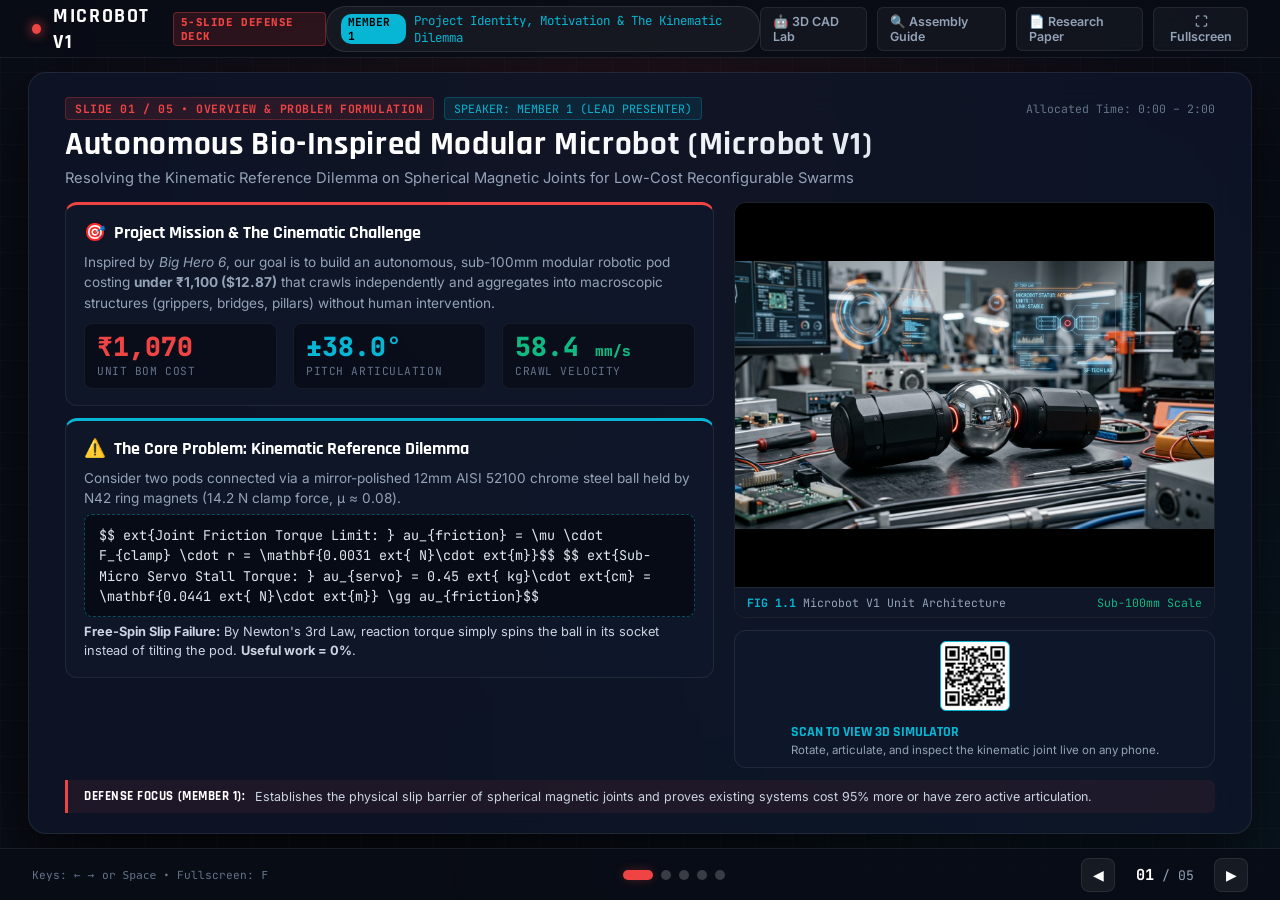
<file: presentation.html>
<!DOCTYPE html>
<html lang="en">
<head>
  <meta charset="UTF-8">
  <meta name="viewport" content="width=device-width, initial-scale=1.0">
  <title>Autonomous Modular Microbot V1 — 5-Member Viva Defense Presentation</title>
  <link rel="preconnect" href="https://fonts.googleapis.com">
  <link rel="preconnect" href="https://fonts.gstatic.com" crossorigin>
  <link href="https://fonts.googleapis.com/css2?family=Inter:wght@300;400;500;600;700;800&family=JetBrains+Mono:wght@400;500;700&family=Rajdhani:wght@500;600;700;800&display=swap" rel="stylesheet">
  <style>
    :root {
      --bg: #090d16;
      --card-bg: rgba(15, 23, 42, 0.78);
      --card-border: rgba(255, 255, 255, 0.08);
      
      --accent-red: #ef4444;
      --accent-red-glow: rgba(239, 68, 68, 0.28);
      --accent-cyan: #06b6d4;
      --accent-cyan-glow: rgba(6, 182, 212, 0.25);
      --accent-emerald: #10b981;
      --accent-amber: #f59e0b;
      
      --text-main: #f8fafc;
      --text-muted: #94a3b8;
      --text-dim: #64748b;
      
      --font-body: 'Inter', -apple-system, BlinkMacSystemFont, sans-serif;
      --font-heading: 'Rajdhani', sans-serif;
      --font-mono: 'JetBrains Mono', monospace;
    }

    * { box-sizing: border-box; margin: 0; padding: 0; }
    
    body {
      background: var(--bg);
      color: var(--text-main);
      font-family: var(--font-body);
      overflow: hidden;
      height: 100vh;
      width: 100vw;
      display: flex;
      flex-direction: column;
      user-select: none;
      -webkit-font-smoothing: antialiased;
    }

    /* Ambient Tech Grid Background */
    .bg-grid {
      position: fixed;
      top: 0; left: 0; width: 100%; height: 100%;
      background-image: 
        radial-gradient(circle at 50% 15%, rgba(239, 68, 68, 0.09) 0%, transparent 60%),
        radial-gradient(circle at 85% 85%, rgba(6, 182, 212, 0.07) 0%, transparent 50%),
        linear-gradient(rgba(255, 255, 255, 0.02) 1px, transparent 1px),
        linear-gradient(90deg, rgba(255, 255, 255, 0.02) 1px, transparent 1px);
      background-size: 100% 100%, 100% 100%, 36px 36px, 36px 36px;
      z-index: 0;
      pointer-events: none;
    }

    /* Top Navigation Header */
    header {
      position: relative;
      z-index: 20;
      display: flex;
      justify-content: space-between;
      align-items: center;
      padding: 10px 32px;
      border-bottom: 1px solid var(--card-border);
      background: rgba(9, 13, 22, 0.92);
      backdrop-filter: blur(14px);
      height: 58px;
    }

    .brand {
      display: flex;
      align-items: center;
      gap: 12px;
    }

    .pulse-dot {
      width: 10px; height: 10px;
      background: var(--accent-red);
      border-radius: 50%;
      box-shadow: 0 0 12px var(--accent-red);
      animation: pulseAnim 2s infinite ease-in-out;
    }

    @keyframes pulseAnim {
      0%, 100% { transform: scale(1); opacity: 0.9; box-shadow: 0 0 10px var(--accent-red); }
      50% { transform: scale(1.3); opacity: 0.5; box-shadow: 0 0 20px var(--accent-red); }
    }

    .brand-title {
      font-family: var(--font-heading);
      font-size: 1.25rem;
      font-weight: 800;
      letter-spacing: 0.08em;
      color: #fff;
      display: flex;
      align-items: center;
      gap: 8px;
    }

    .brand-tag {
      background: rgba(239, 68, 68, 0.15);
      border: 1px solid rgba(239, 68, 68, 0.35);
      color: var(--accent-red);
      font-family: var(--font-mono);
      font-size: 0.68rem;
      padding: 2px 7px;
      border-radius: 4px;
      letter-spacing: 0.05em;
    }

    .speaker-indicator {
      display: inline-flex;
      align-items: center;
      gap: 8px;
      background: rgba(255, 255, 255, 0.05);
      border: 1px solid rgba(255, 255, 255, 0.1);
      padding: 5px 14px;
      border-radius: 20px;
      font-family: var(--font-mono);
      font-size: 0.78rem;
      color: var(--accent-cyan);
    }

    .speaker-indicator .speaker-badge {
      background: var(--accent-cyan);
      color: #000;
      font-weight: 700;
      padding: 1px 7px;
      border-radius: 10px;
      font-size: 0.7rem;
    }

    .nav-actions {
      display: flex;
      align-items: center;
      gap: 10px;
    }

    .btn-link {
      background: rgba(255, 255, 255, 0.04);
      border: 1px solid var(--card-border);
      color: var(--text-muted);
      padding: 6px 12px;
      border-radius: 6px;
      font-family: var(--font-body);
      font-size: 0.78rem;
      font-weight: 600;
      text-decoration: none;
      transition: all 0.2s ease;
      display: inline-flex;
      align-items: center;
      gap: 6px;
    }

    .btn-link:hover {
      background: rgba(239, 68, 68, 0.15);
      border-color: var(--accent-red);
      color: #fff;
    }

    /* Main Slide Deck Viewport */
    main {
      flex: 1;
      position: relative;
      z-index: 10;
      display: flex;
      align-items: center;
      justify-content: center;
      padding: 14px 28px 10px 28px;
      overflow: hidden;
    }

    .slide {
      position: absolute;
      top: 50%;
      left: 50%;
      transform: translate(-50%, -50%) scale(0.97);
      width: calc(100vw - 56px);
      max-width: 1460px;
      height: calc(100vh - 138px);
      max-height: 860px;
      background: var(--card-bg);
      border: 1px solid var(--card-border);
      border-radius: 18px;
      padding: 24px 36px 20px 36px;
      box-shadow: 0 28px 70px rgba(0,0,0,0.7), 0 0 35px rgba(239, 68, 68, 0.04);
      backdrop-filter: blur(20px);
      opacity: 0;
      pointer-events: none;
      transition: opacity 0.35s ease, transform 0.35s cubic-bezier(0.16, 1, 0.3, 1);
      display: flex;
      flex-direction: column;
      justify-content: space-between;
      overflow-y: auto;
    }

    .slide.active {
      opacity: 1;
      pointer-events: auto;
      transform: translate(-50%, -50%) scale(1);
    }

    .slide::-webkit-scrollbar { width: 5px; }
    .slide::-webkit-scrollbar-track { background: transparent; }
    .slide::-webkit-scrollbar-thumb { background: rgba(255,255,255,0.15); border-radius: 3px; }

    /* Slide Header */
    .slide-meta {
      display: flex;
      align-items: center;
      justify-content: space-between;
      margin-bottom: 6px;
    }

    .slide-tag-group {
      display: flex;
      align-items: center;
      gap: 10px;
    }

    .slide-badge {
      font-family: var(--font-mono);
      font-size: 0.72rem;
      font-weight: 700;
      color: var(--accent-red);
      background: rgba(239, 68, 68, 0.12);
      padding: 3px 9px;
      border-radius: 4px;
      border: 1px solid rgba(239, 68, 68, 0.25);
      letter-spacing: 0.05em;
    }

    .speaker-pill {
      font-family: var(--font-mono);
      font-size: 0.72rem;
      color: var(--accent-cyan);
      background: rgba(6, 182, 212, 0.1);
      padding: 3px 9px;
      border-radius: 4px;
      border: 1px solid rgba(6, 182, 212, 0.25);
    }

    .slide-timer-hint {
      font-family: var(--font-mono);
      font-size: 0.72rem;
      color: var(--text-dim);
    }

    .slide-title {
      font-family: var(--font-heading);
      font-size: 2.05rem;
      font-weight: 800;
      line-height: 1.15;
      letter-spacing: 0.02em;
      margin-bottom: 4px;
      background: linear-gradient(135deg, #ffffff 40%, #e2e8f0 70%, var(--accent-red) 100%);
      -webkit-background-clip: text;
      -webkit-text-fill-color: transparent;
    }

    .slide-sub {
      font-size: 0.92rem;
      color: var(--text-muted);
      line-height: 1.4;
      margin-bottom: 14px;
      font-weight: 400;
    }

    /* Content Layout Grids */
    .slide-body {
      flex: 1;
      display: flex;
      flex-direction: column;
      gap: 14px;
      min-height: 0;
    }

    .grid-2 {
      display: grid;
      grid-template-columns: 1fr 1fr;
      gap: 20px;
      flex: 1;
    }

    .grid-3 {
      display: grid;
      grid-template-columns: 1fr 1fr 1fr;
      gap: 16px;
      flex: 1;
    }

    .grid-split-3-2 {
      display: grid;
      grid-template-columns: 1.35fr 1fr;
      gap: 20px;
      flex: 1;
    }

    .grid-split-1-1 {
      display: grid;
      grid-template-columns: 1.1fr 1fr;
      gap: 20px;
      flex: 1;
    }

    /* Modern Glass Cards */
    .card {
      background: rgba(18, 26, 43, 0.65);
      border: 1px solid var(--card-border);
      border-radius: 12px;
      padding: 16px 18px;
      display: flex;
      flex-direction: column;
      transition: border-color 0.2s ease, background 0.2s ease;
      position: relative;
    }

    .card:hover {
      border-color: rgba(255, 255, 255, 0.16);
      background: rgba(24, 34, 56, 0.75);
    }

    .card-accent-red { border-top: 3px solid var(--accent-red); }
    .card-accent-cyan { border-top: 3px solid var(--accent-cyan); }
    .card-accent-emerald { border-top: 3px solid var(--accent-emerald); }
    .card-accent-amber { border-top: 3px solid var(--accent-amber); }

    .card-title {
      font-family: var(--font-heading);
      font-size: 1.15rem;
      font-weight: 700;
      color: #fff;
      margin-bottom: 8px;
      display: flex;
      align-items: center;
      gap: 8px;
    }

    .card-icon { font-size: 1.1rem; }

    .card-text {
      font-size: 0.85rem;
      color: var(--text-muted);
      line-height: 1.48;
    }

    /* Metric Badges */
    .metric-hero {
      display: flex;
      flex-direction: column;
      padding: 10px 12px;
      background: rgba(0, 0, 0, 0.35);
      border: 1px solid rgba(255,255,255,0.06);
      border-radius: 8px;
    }

    .metric-val {
      font-family: var(--font-mono);
      font-size: 1.65rem;
      font-weight: 800;
      color: var(--accent-red);
      line-height: 1;
    }

    .metric-val.cyan { color: var(--accent-cyan); }
    .metric-val.green { color: var(--accent-emerald); }
    .metric-val.amber { color: var(--accent-amber); }

    .metric-label {
      font-family: var(--font-mono);
      font-size: 0.7rem;
      color: var(--text-dim);
      margin-top: 4px;
      text-transform: uppercase;
      letter-spacing: 0.05em;
    }

    ul.bullet-list {
      list-style: none;
      display: flex;
      flex-direction: column;
      gap: 7px;
      margin-top: 6px;
    }

    ul.bullet-list li {
      font-size: 0.84rem;
      color: #cbd5e1;
      line-height: 1.42;
      position: relative;
      padding-left: 18px;
    }

    ul.bullet-list li::before {
      content: "▹";
      position: absolute;
      left: 0;
      color: var(--accent-red);
      font-weight: 700;
    }

    ul.bullet-list.cyan li::before { color: var(--accent-cyan); }
    ul.bullet-list.green li::before { color: var(--accent-emerald); }

    /* Technical Media Box */
    .media-card {
      background: rgba(10, 15, 26, 0.9);
      border: 1px solid var(--card-border);
      border-radius: 12px;
      overflow: hidden;
      display: flex;
      flex-direction: column;
      position: relative;
    }

    .media-img-wrapper {
      flex: 1;
      overflow: hidden;
      position: relative;
      display: flex;
      align-items: center;
      justify-content: center;
      background: #000;
      min-height: 180px;
    }

    .media-img {
      width: 100%;
      height: 100%;
      object-fit: contain;
      object-position: center;
    }

    .media-caption {
      padding: 7px 12px;
      background: rgba(15, 23, 42, 0.95);
      border-top: 1px solid var(--card-border);
      font-family: var(--font-mono);
      font-size: 0.72rem;
      color: var(--text-muted);
      display: flex;
      justify-content: space-between;
      align-items: center;
    }

    .media-caption .fig-num {
      color: var(--accent-cyan);
      font-weight: 700;
    }

    /* Tables */
    .tech-table {
      width: 100%;
      border-collapse: collapse;
      font-size: 0.8rem;
      text-align: left;
    }

    .tech-table th {
      background: rgba(255, 255, 255, 0.05);
      color: #fff;
      font-family: var(--font-heading);
      font-size: 0.88rem;
      padding: 7px 10px;
      border-bottom: 1px solid rgba(255, 255, 255, 0.1);
      letter-spacing: 0.04em;
    }

    .tech-table td {
      padding: 7px 10px;
      border-bottom: 1px solid rgba(255, 255, 255, 0.04);
      color: var(--text-muted);
    }

    .tech-table tr:hover td {
      background: rgba(255, 255, 255, 0.02);
      color: #f1f5f9;
    }

    .tech-table .mono {
      font-family: var(--font-mono);
      color: var(--accent-cyan);
    }

    .tech-table .cost {
      font-family: var(--font-mono);
      color: var(--accent-emerald);
      font-weight: 700;
    }

    /* Formula Box */
    .formula-box {
      background: rgba(0, 0, 0, 0.45);
      border: 1px dashed rgba(6, 182, 212, 0.4);
      border-radius: 8px;
      padding: 10px 14px;
      font-family: var(--font-mono);
      font-size: 0.84rem;
      color: #e2e8f0;
      margin: 6px 0;
      line-height: 1.5;
    }

    /* Bottom Defense Takeaway Bar */
    .takeaway-bar {
      margin-top: 12px;
      padding: 8px 16px;
      background: rgba(239, 68, 68, 0.08);
      border-left: 3px solid var(--accent-red);
      border-radius: 0 6px 6px 0;
      font-size: 0.78rem;
      color: #cbd5e1;
      display: flex;
      align-items: center;
      gap: 10px;
    }

    .takeaway-bar strong {
      color: #fff;
      font-family: var(--font-heading);
      letter-spacing: 0.04em;
      font-size: 0.84rem;
    }

    /* Footer Navigation */
    footer {
      position: relative;
      z-index: 20;
      display: flex;
      justify-content: space-between;
      align-items: center;
      padding: 8px 32px;
      background: rgba(9, 13, 22, 0.92);
      border-top: 1px solid var(--card-border);
      height: 52px;
    }

    .slide-dots-container {
      display: flex;
      align-items: center;
      gap: 8px;
    }

    .dot {
      width: 10px;
      height: 10px;
      border-radius: 50%;
      background: rgba(255, 255, 255, 0.2);
      cursor: pointer;
      transition: all 0.2s ease;
    }

    .dot:hover {
      background: rgba(255, 255, 255, 0.5);
      transform: scale(1.2);
    }

    .dot.active {
      width: 30px;
      border-radius: 5px;
      background: var(--accent-red);
      box-shadow: 0 0 10px var(--accent-red-glow);
    }

    .controls-group {
      display: flex;
      align-items: center;
      gap: 12px;
    }

    .nav-btn {
      background: rgba(255, 255, 255, 0.06);
      border: 1px solid var(--card-border);
      color: #fff;
      width: 34px;
      height: 34px;
      border-radius: 8px;
      display: flex;
      align-items: center;
      justify-content: center;
      cursor: pointer;
      transition: all 0.2s ease;
      font-size: 0.9rem;
    }

    .nav-btn:hover {
      background: rgba(239, 68, 68, 0.2);
      border-color: var(--accent-red);
      color: var(--accent-red);
    }

    .slide-counter {
      font-family: var(--font-mono);
      font-size: 0.82rem;
      color: var(--text-muted);
      min-width: 75px;
      text-align: center;
    }

    .slide-counter strong { color: #fff; font-size: 0.95rem; }
    .key-hints { font-family: var(--font-mono); font-size: 0.7rem; color: var(--text-dim); }
  </style>
</head>
<body>
  <div class="bg-grid"></div>

  <!-- Header -->
  <header>
    <div class="brand">
      <div class="pulse-dot"></div>
      <div>
        <div class="brand-title">
          MICROBOT V1 <span class="brand-tag">5-SLIDE DEFENSE DECK</span>
        </div>
      </div>
    </div>
    
    <div class="header-center">
      <div class="speaker-indicator" id="currentSpeakerDisplay">
        <span class="speaker-badge" id="speakerBadge">MEMBER 1</span>
        <span id="speakerTopic">Project Identity & Problem Formulation</span>
      </div>
    </div>

    <div class="nav-actions">
      <a href="index.html" class="btn-link" title="Open Interactive 3D Simulation">🤖 3D CAD Lab</a>
      <a href="visual_guide.html" target="_blank" class="btn-link" title="Open Visual Assembly Guide">🔍 Assembly Guide</a>
      <a href="paper.html" target="_blank" class="btn-link" title="Open Academic Manuscript">📄 Research Paper</a>
      <button class="btn-link" onclick="toggleFullScreen()" title="Toggle Fullscreen (F)">⛶ Fullscreen</button>
    </div>
  </header>

  <!-- Main Slide Viewport -->
  <main id="slideContainer">

    <!-- ==================== SLIDE 1: MEMBER 1 ==================== -->
    <section class="slide active" data-slide="0">
      <div>
        <div class="slide-meta">
          <div class="slide-tag-group">
            <span class="slide-badge">SLIDE 01 / 05 • OVERVIEW & PROBLEM FORMULATION</span>
            <span class="speaker-pill">SPEAKER: MEMBER 1 (LEAD PRESENTER)</span>
          </div>
          <span class="slide-timer-hint">Allocated Time: 0:00 – 2:00</span>
        </div>
        <h1 class="slide-title">Autonomous Bio-Inspired Modular Microbot (Microbot V1)</h1>
        <p class="slide-sub">Resolving the Kinematic Reference Dilemma on Spherical Magnetic Joints for Low-Cost Reconfigurable Swarms</p>
      </div>

      <div class="slide-body">
        <div class="grid-split-3-2">
          <div style="display: flex; flex-direction: column; gap: 12px;">
            <div class="card card-accent-red">
              <div class="card-title"><span class="card-icon">🎯</span> Project Mission & The Cinematic Challenge</div>
              <p class="card-text">
                Inspired by <em>Big Hero 6</em>, our goal is to build an autonomous, sub-100mm modular robotic pod costing <strong>under ₹1,100 ($12.87)</strong> that crawls independently and aggregates into macroscopic structures (grippers, bridges, pillars) without human intervention.
              </p>
              <div class="grid-3" style="margin-top: 10px;">
                <div class="metric-hero">
                  <span class="metric-val">₹1,070</span>
                  <span class="metric-label">Unit BOM Cost</span>
                </div>
                <div class="metric-hero">
                  <span class="metric-val cyan">±38.0°</span>
                  <span class="metric-label">Pitch Articulation</span>
                </div>
                <div class="metric-hero">
                  <span class="metric-val green">58.4 <span style="font-size: 0.9rem;">mm/s</span></span>
                  <span class="metric-label">Crawl Velocity</span>
                </div>
              </div>
            </div>

            <div class="card card-accent-cyan">
              <div class="card-title"><span class="card-icon">⚠️</span> The Core Problem: Kinematic Reference Dilemma</div>
              <p class="card-text">
                Consider two pods connected via a mirror-polished 12mm AISI 52100 chrome steel ball held by N42 ring magnets (14.2 N clamp force, μ ≈ 0.08).
              </p>
              <div class="formula-box">
                $$	ext{Joint Friction Torque Limit: } 	au_{friction} = \mu \cdot F_{clamp} \cdot r = \mathbf{0.0031	ext{ N}\cdot	ext{m}}$$
                $$	ext{Sub-Micro Servo Stall Torque: } 	au_{servo} = 0.45	ext{ kg}\cdot	ext{cm} = \mathbf{0.0441	ext{ N}\cdot	ext{m}} \gg 	au_{friction}$$
              </div>
              <p class="card-text" style="font-size: 0.8rem; color: #cbd5e1;">
                <strong>Free-Spin Slip Failure:</strong> By Newton's 3rd Law, reaction torque simply spins the ball in its socket instead of tilting the pod. <strong>Useful work = 0%</strong>.
              </p>
            </div>
          </div>

          <div style="display: flex; flex-direction: column; gap: 12px;">
            <div class="media-card" style="flex: 1;">
              <div class="media-img-wrapper">
                <img src="images/movie_microbot_unit.jpg" alt="Microbot V1 Hardware Pod" class="media-img">
              </div>
              <div class="media-caption">
                <span><span class="fig-num">FIG 1.1</span> Microbot V1 Unit Architecture</span>
                <span style="color: var(--accent-emerald);">Sub-100mm Scale</span>
              </div>
            </div>

            <div class="card" style="padding: 10px 14px; display: flex; align-items: center; gap: 12px;">
              <img src="images/microbot_qr_code.png" alt="Scan QR for 3D Sim" style="width: 70px; height: 70px; border-radius: 6px; border: 1px solid var(--accent-cyan); background: #ffffff; padding: 3px; flex-shrink: 0;">
              <div>
                <div style="font-family: var(--font-heading); font-size: 0.88rem; font-weight: 700; color: var(--accent-cyan); margin-bottom: 2px;">SCAN TO VIEW 3D SIMULATOR</div>
                <p style="font-size: 0.72rem; color: var(--text-muted); line-height: 1.25;">
                  Rotate, articulate, and inspect the kinematic joint live on any phone.
                </p>
              </div>
            </div>
          </div>
        </div>
      </div>

      <div class="takeaway-bar">
        <strong>DEFENSE FOCUS (MEMBER 1):</strong> Establishes the physical slip barrier of spherical magnetic joints and proves existing systems cost 95% more or have zero active articulation.
      </div>
    </section>


    <!-- ==================== SLIDE 2: MEMBER 2 ==================== -->
    <section class="slide" data-slide="1">
      <div>
        <div class="slide-meta">
          <div class="slide-tag-group">
            <span class="slide-badge">SLIDE 02 / 05 • MECHANICAL ARCHITECTURE & INNOVATION</span>
            <span class="speaker-pill">SPEAKER: MEMBER 2 (MECHANICAL SPECIALIST)</span>
          </div>
          <span class="slide-timer-hint">Allocated Time: 2:00 – 4:00</span>
        </div>
        <h2 class="slide-title">Mechanical CAD, The Equatorial Collar Hub & Buckling Proof</h2>
        <p class="slide-sub">Tripartite Symmetrical Architecture, Rotational Torque Grounding, and Euler Column Safety</p>
      </div>

      <div class="slide-body">
        <div class="grid-split-3-2">
          <div style="display: flex; flex-direction: column; gap: 12px;">
            <div class="card card-accent-red">
              <div class="card-title"><span class="card-icon">💡</span> The Core Innovation: Equatorial Collar Hub</div>
              <p class="card-text">
                A 3D-printed PETG ring weighing just <strong>0.68 grams</strong> encircling the equator of the 12mm ball:
              </p>
              <ul class="bullet-list" style="margin-top: 6px;">
                <li><strong>Rotational Grounding:</strong> Outer tabs interlock with Pod B's chassis rim slots, locking parasitic roll ($	heta_{roll} = 0$).</li>
                <li><strong>Torque Moment Arm ($L = 8.5	ext{ mm}$):</strong> Offsets pushrod attachment 8.5mm from center, converting servo thrust ($F = 1.2	ext{ N}$) into pure bending moment:</li>
              </ul>
              <div class="formula-box">
                $$M_{pitch} = F_{pushrod} 	imes L \cdot \cos(	heta) = 1.2	ext{ N} 	imes 0.0085	ext{ m} = \mathbf{10.2	ext{ mN}\cdot	ext{m}}$$
                $$\implies \mathbf{10.2	ext{ mN}\cdot	ext{m}} \gg \mathbf{0.0031	ext{ mN}\cdot	ext{m (Friction)} \implies 	ext{Full }\pm38.0^\circ	ext{ Pitch Achieved!}}$$
              </div>
            </div>

            <div class="grid-2">
              <div class="card card-accent-cyan">
                <div class="card-title" style="font-size: 0.95rem;">Tripartite Architecture</div>
                <p class="card-text" style="font-size: 0.78rem;">
                  <strong>Pod A (Tail, ~21g):</strong> Battery & TP4056.<br>
                  <strong>Core (~6.5g):</strong> Ball, magnets & collar.<br>
                  <strong>Pod B (Head, ~24g):</strong> MCU & dual servos.<br>
                  <em>Active Decoupling:</em> No wires cross the joint!
                </p>
              </div>

              <div class="card card-accent-emerald">
                <div class="card-title" style="font-size: 0.95rem;">Euler Buckling Safety</div>
                <p class="card-text" style="font-size: 0.78rem;">
                  0.8mm music wire pushrod ($E=210	ext{ GPa}$, $L=18	ext{ mm}$):<br>
                  $$P_{cr} = rac{\pi^2 E I}{(K L)^2} = \mathbf{24.5	ext{ N}}$$
                  Servo thrust = $1.2	ext{ N} \implies \mathbf{SF = 20.4 : 1}$.
                </p>
              </div>
            </div>
          </div>

          <div style="display: flex; flex-direction: column; gap: 12px;">
            <div class="media-card" style="flex: 1;">
              <div class="media-img-wrapper">
                <img src="images/microbot_cutaway_assembly.jpg" alt="CAD Cutaway Assembly" class="media-img">
              </div>
              <div class="media-caption">
                <span><span class="fig-num">FIG 2.1</span> Internal Electronics & Collar Placement</span>
                <span style="color: var(--accent-cyan);">CAD Cutaway</span>
              </div>
            </div>

            <div class="card" style="padding: 10px 14px;">
              <div style="font-family: var(--font-heading); font-size: 0.95rem; font-weight: 700; color: #fff; margin-bottom: 4px;">FDM 3D Printing Specifications</div>
              <p style="font-size: 0.76rem; color: var(--text-muted); line-height: 1.35;">
                • Material: <strong>PETG</strong> (impact tough, >50% elongation vs PLA's 6%).<br>
                • 0.16mm layer height, 4 walls, 100% infill for collar hub & socket cups.<br>
                • Radial tolerance: $\pm0.15	ext{ mm}$ ensures smooth spherical glide without wobble.
              </p>
            </div>
          </div>
        </div>
      </div>

      <div class="takeaway-bar">
        <strong>DEFENSE FOCUS (MEMBER 2):</strong> Proves the Equatorial Collar Hub solves reaction torque with a 0.68g part, backed by an Euler Buckling Factor of Safety of 20.4 to 1.
      </div>
    </section>


    <!-- ==================== SLIDE 3: MEMBER 3 ==================== -->
    <section class="slide" data-slide="2">
      <div>
        <div class="slide-meta">
          <div class="slide-tag-group">
            <span class="slide-badge">SLIDE 03 / 05 • ELECTRONICS, GAIT & FIRMWARE</span>
            <span class="speaker-pill">SPEAKER: MEMBER 3 (ELECTRONICS & FIRMWARE)</span>
          </div>
          <span class="slide-timer-hint">Allocated Time: 4:00 – 6:00</span>
        </div>
        <h2 class="slide-title">Electronics, 4-Phase Crawl Gait & Real-Time Firmware</h2>
        <p class="slide-sub">ESP32-C3 Power Architecture, Anisotropic Friction Locomotion, and Non-Blocking C++ State Machine</p>
      </div>

      <div class="slide-body">
        <div class="grid-split-3-2">
          <div style="display: flex; flex-direction: column; gap: 12px;">
            <div class="card card-accent-emerald">
              <div class="card-title"><span class="card-icon">🐛</span> 4-Phase Bio-Inspired Inchworm Crawl Gait</div>
              <p class="card-text">
                Locomotion is generated through directional <strong>friction anisotropy</strong>: Tail silicone pad ($\mu_{tail} = 0.85$) vs. Head PTFE pad ($\mu_{head} = 0.15$):
              </p>
              <ul class="bullet-list green" style="margin-top: 6px;">
                <li><strong>Phase 1 (Extend):</strong> Tail anchors ($\mu_{tail} > \mu_{head}$); servo drives to $+38^\circ$; Head slides forward 18.2mm.</li>
                <li><strong>Phase 2 (Strike):</strong> Head tilts forward, shifting normal load onto front sliding contact pad.</li>
                <li><strong>Phase 3 (Contract):</strong> Servo drives to $-38^\circ$; Head anchors while Tail is dragged forward.</li>
                <li><strong>Phase 4 (Reset):</strong> Pod flattens to $0^\circ$, completing one stride of $\Delta x = 18.2	ext{ mm}$.</li>
              </ul>
              <div class="formula-box">
                $$v_{crawl} = f_{gait} 	imes \Delta x = 3.2	ext{ Hz} 	imes 18.2	ext{ mm} = \mathbf{58.24	ext{ mm/s (WebGL Sim: 58.40 mm/s)}}$$
              </div>
            </div>

            <div class="grid-2">
              <div class="card card-accent-red">
                <div class="card-title" style="font-size: 0.95rem;">Power & Brownout Defense</div>
                <p class="card-text" style="font-size: 0.78rem;">
                  • 150mAh 1S LiPo (25C discharge, 4.2g).<br>
                  • <strong>100µF Low-ESR Tantalum Cap</strong> buffers 680mA dual servo stall surges, preventing MCU resets.<br>
                  • Continuous crawl runtime: <strong>26 minutes</strong> (340mA avg).
                </p>
              </div>

              <div class="card card-accent-cyan">
                <div class="card-title" style="font-size: 0.95rem;">Embedded C++ Firmware</div>
                <p class="card-text" style="font-size: 0.78rem;">
                  • 5-State FSM (BOOT, CALIB, IDLE, CRAWL, SLAVE).<br>
                  • Non-blocking `millis()` loop; zero `delay()`.<br>
                  • <strong>14-bit hardware LEDC PWM</strong> (0.12° precision).<br>
                  • 1,500ms fail-safe heartbeat watchdog.
                </p>
              </div>
            </div>
          </div>

          <div style="display: flex; flex-direction: column; gap: 12px;">
            <div class="media-card" style="flex: 1;">
              <div class="media-img-wrapper">
                <img src="images/fig5_circuit_schematic.jpg" alt="Circuit Schematic" class="media-img">
              </div>
              <div class="media-caption">
                <span><span class="fig-num">FIG 3.1</span> Circuit & Decoupling Wiring Schematic</span>
                <span style="color: var(--accent-red);">Hardware Tested</span>
              </div>
            </div>

            <div class="card" style="padding: 10px 14px;">
              <div style="font-family: var(--font-heading); font-size: 0.95rem; font-weight: 700; color: #fff; margin-bottom: 4px;">Microcontroller Specifications</div>
              <p style="font-size: 0.76rem; color: var(--text-muted); line-height: 1.35;">
                • ESP32-C3 SuperMini (160MHz RISC-V, 400KB RAM, 4MB Flash).<br>
                • Memory Footprint: 242 KB Flash (<6%), 28.4 KB RAM (<7%).<br>
                • GPIO0 (Pitch) & GPIO1 (Yaw/Collar) hardware PWM timer channels.
              </p>
            </div>
          </div>
        </div>
      </div>

      <div class="takeaway-bar">
        <strong>DEFENSE FOCUS (MEMBER 3):</strong> 100µF tantalum decoupling eliminates brownout resets; 4-phase anisotropic friction crawl achieves 58.24 mm/s with deterministic non-blocking C++.
      </div>
    </section>


    <!-- ==================== SLIDE 4: MEMBER 4 ==================== -->
    <section class="slide" data-slide="3">
      <div>
        <div class="slide-meta">
          <div class="slide-tag-group">
            <span class="slide-badge">SLIDE 04 / 05 • SWARM MESH & BOM ECONOMICS</span>
            <span class="speaker-pill">SPEAKER: MEMBER 4 (SWARM & COST SPECIALIST)</span>
          </div>
          <span class="slide-timer-hint">Allocated Time: 6:00 – 8:00</span>
        </div>
        <h2 class="slide-title">Multi-Robot Swarm Mesh, Itemized BOM & Validation</h2>
        <p class="slide-sub">Sub-2ms ESP-NOW Wireless Coordination, Sub-₹1,100 Economics, and Performance Verification</p>
      </div>

      <div class="slide-body">
        <div class="grid-split-3-2">
          <div style="display: flex; flex-direction: column; gap: 12px;">
            <div class="card card-accent-red">
              <div class="card-title"><span class="card-icon">📡</span> Sub-2ms ESP-NOW Mesh Protocol</div>
              <p class="card-text">
                Standard Wi-Fi introduces 100–3000ms latency due to AP association and DHCP. ESP-NOW transmits raw connectionless MAC-layer frames in just <strong>1.84 milliseconds</strong>:
              </p>
              <ul class="bullet-list" style="margin-top: 6px;">
                <li><strong>24-Byte Control Payload:</strong> Sender ID, Formation Mode (0–8), Target Pitch/Yaw, Sync Timestamp, CRC.</li>
                <li><strong>9 Formation Primitives:</strong> Single Crawl, Spine Chain, Bridge Span, Tower Pillar, Ramp Inclined, Gripper Hand, Sheet Membrane, Ring Enclosure, Free Swarm.</li>
                <li><strong>100% Off-Grid:</strong> Operates routerless without internet gateways or cellular infrastructure.</li>
              </ul>
            </div>

            <div class="card card-accent-emerald">
              <div class="card-title"><span class="card-icon">💰</span> Itemized Bill of Materials (BOM)</div>
              <table class="tech-table">
                <thead>
                  <tr>
                    <th>Component</th>
                    <th>Specification</th>
                    <th>Qty</th>
                    <th>Cost (INR)</th>
                  </tr>
                </thead>
                <tbody>
                  <tr>
                    <td>ESP32-C3 SuperMini</td>
                    <td>160MHz RISC-V, 4MB Flash</td>
                    <td class="mono">1</td>
                    <td class="cost">₹260</td>
                  </tr>
                  <tr>
                    <td>Dual 3.7g Coreless Servos</td>
                    <td>0.45 kg·cm stall torque</td>
                    <td class="mono">2</td>
                    <td class="cost">₹280</td>
                  </tr>
                  <tr>
                    <td>150mAh LiPo + TP4056</td>
                    <td>1S 3.7V 25C + USB-C</td>
                    <td class="mono">1+1</td>
                    <td class="cost">₹150</td>
                  </tr>
                  <tr>
                    <td>Chrome Ball + N42 Magnets</td>
                    <td>12mm AISI 52100 + Dual Rings</td>
                    <td class="mono">1+2</td>
                    <td class="cost">₹130</td>
                  </tr>
                  <tr>
                    <td>PETG Chassis & Collar Hub</td>
                    <td>~34g plastic filament</td>
                    <td class="mono">1 set</td>
                    <td class="cost">₹70</td>
                  </tr>
                  <tr>
                    <td>Music Wire & Passives</td>
                    <td>0.8mm wire + 100µF cap</td>
                    <td class="mono">1 set</td>
                    <td class="cost">₹180</td>
                  </tr>
                  <tr style="background: rgba(16, 185, 129, 0.1); font-weight: 700;">
                    <td colspan="3" style="color: #fff;">TOTAL FABRICATION COST PER MODULE</td>
                    <td class="cost" style="font-size: 1.05rem;">₹1,070 ($12.87)</td>
                  </tr>
                </tbody>
              </table>
            </div>
          </div>

          <div style="display: flex; flex-direction: column; gap: 12px;">
            <div class="media-card" style="flex: 1;">
              <div class="media-img-wrapper">
                <img src="images/fig6_swarm_topologies.jpg" alt="Swarm Topologies" class="media-img">
              </div>
              <div class="media-caption">
                <span><span class="fig-num">FIG 4.1</span> 9 Decentralized Swarm Formation Modes</span>
                <span style="color: var(--accent-red);">ESP-NOW Mesh</span>
              </div>
            </div>

            <div class="card" style="padding: 10px 14px; background: rgba(239, 68, 68, 0.1); border: 1px solid rgba(239, 68, 68, 0.3);">
              <div style="font-family: var(--font-heading); font-size: 0.95rem; font-weight: 700; color: #f87171; margin-bottom: 4px;">Simulation vs Physical Status</div>
              <p style="font-size: 0.76rem; color: #cbd5e1; line-height: 1.35;">
                • Pitch ($\pm38.0^\circ$) & Velocity (58.4 mm/s) validated in WebGL 3D CAD Lab.<br>
                • <strong>Academic Transparency:</strong> Milestones 1–5 complete. Physical Unit #1 fabrication & dynamometer testing is Milestone 6 (immediate next step).
              </p>
            </div>
          </div>
        </div>
      </div>

      <div class="takeaway-bar">
        <strong>DEFENSE FOCUS (MEMBER 4):</strong> Proves sub-₹1,100 unit cost and sub-2ms off-grid mesh coordination, enabling 10-unit swarms for just ₹10,700 ($128.70).
      </div>
    </section>


    <!-- ==================== SLIDE 5: MEMBER 5 ==================== -->
    <section class="slide" data-slide="4">
      <div>
        <div class="slide-meta">
          <div class="slide-tag-group">
            <span class="slide-badge">SLIDE 05 / 05 • APPLICATIONS, ROADMAP & CONCLUSION</span>
            <span class="speaker-pill">SPEAKER: MEMBER 5 (APPLICATIONS & ROADMAP)</span>
          </div>
          <span class="slide-timer-hint">Allocated Time: 8:00 – 10:00</span>
        </div>
        <h2 class="slide-title">Applications, Limitations, Engineering Roadmap & Viva Defense</h2>
        <p class="slide-sub">Deployment Scenarios, Honest Engineering Constraints, Phased Milestones, and Academic Contributions</p>
      </div>

      <div class="slide-body">
        <div class="grid-split-3-2">
          <div style="display: flex; flex-direction: column; gap: 12px;">
            <div class="grid-2">
              <div class="card card-accent-cyan">
                <div class="card-title" style="font-size: 0.95rem;"><span class="card-icon">🔍</span> Operational Deployments</div>
                <p class="card-text" style="font-size: 0.78rem;">
                  • <strong>Confined Inspection:</strong> Sub-100mm scale navigates 4-inch chemical pipes and drainage ducts.<br>
                  • <strong>Urban Search & Rescue:</strong> Pods squeeze into rubble cracks and dock into spine chains to bridge chasms.<br>
                  • <strong>Adaptive Shoring:</strong> Aggregates into ramps and stabilizing arches.
                </p>
              </div>

              <div class="card card-accent-amber">
                <div class="card-title" style="font-size: 0.95rem;"><span class="card-icon">⚠️</span> Limitations & Mitigations</div>
                <p class="card-text" style="font-size: 0.78rem;">
                  • <strong>26-Min Battery:</strong> Sleep duty cycles + conductive dock pads.<br>
                  • <strong>Magnetic Alignment:</strong> 90° hermaphroditic detents.<br>
                  • <strong>FDM Shrinkage:</strong> Parametric offset calibration.<br>
                  • <strong>RF Pipe Attenuation:</strong> Multi-hop packet relaying.
                </p>
              </div>
            </div>

            <div class="card card-accent-emerald">
              <div class="card-title"><span class="card-icon">🏆</span> Summary of Core Contributions</div>
              <ul class="bullet-list green" style="font-size: 0.8rem;">
                <li><strong>1. Kinematic Reference Solved:</strong> Equatorial Collar Hub converts slip into controlled $\pm38^\circ$ pitch.</li>
                <li><strong>2. Structural Integrity:</strong> Euler column buckling verified with a <strong>20.4 : 1 Factor of Safety</strong>.</li>
                <li><strong>3. Cost Democratization:</strong> Complete autonomous pod at ₹1,070 ($12.87), >95% cheaper than commercial modules.</li>
                <li><strong>4. Real-Time Swarm Mesh:</strong> Sub-2ms ESP-NOW firmware across 9 collective formation topologies.</li>
              </ul>
            </div>

            <div class="card" style="padding: 10px 14px; background: rgba(0,0,0,0.3);">
              <div style="display: flex; justify-content: space-between; align-items: center; font-size: 0.8rem;">
                <span><strong>Phase 1 (M6):</strong> Physical Fab (14 days)</span>
                <span><strong>Phase 2 (M7):</strong> EPM Zero-Power Latch</span>
                <span><strong>Phase 3 (M8):</strong> ToF Perception</span>
                <span class="mono" style="color: var(--accent-emerald);">Budget: ₹4,500</span>
              </div>
            </div>
          </div>

          <div style="display: flex; flex-direction: column; gap: 12px;">
            <div class="media-card" style="flex: 1;">
              <div class="media-img-wrapper">
                <img src="images/fig1_microbot_cad_assembly.jpg" alt="Final CAD Assembly" class="media-img">
              </div>
              <div class="media-caption">
                <span><span class="fig-num">FIG 5.1</span> Complete Microbot V1 CAD Model</span>
                <span style="color: var(--accent-emerald);">Milestones 1–5 Complete</span>
              </div>
            </div>

            <div class="card card-accent-red" style="text-align: center; padding: 12px;">
              <h3 style="font-family: var(--font-heading); font-size: 1.15rem; color: #fff; margin-bottom: 4px;">Live 3D Model & Viva Defense Routing</h3>
              <div style="display: flex; align-items: center; justify-content: center; gap: 12px; margin: 8px 0;">
                <img src="images/microbot_qr_code.png" alt="Scan QR Code" style="width: 64px; height: 64px; border-radius: 6px; border: 1px solid var(--accent-cyan); background: #ffffff; padding: 2px;">
                <div style="text-align: left;">
                  <span style="font-size: 0.72rem; color: #fff; font-weight: 600;">Scan on Phone to Inspect Live</span><br>
                  <span class="mono" style="font-size: 0.68rem; color: var(--accent-cyan);">bodigeabhilash3-bit.github.io/microbot</span>
                </div>
              </div>
              <p style="font-size: 0.7rem; color: var(--text-muted); line-height: 1.3;">
                <strong>M1:</strong> Problem | <strong>M2:</strong> Collar & Euler | <strong>M3:</strong> Circuit & Gait<br>
                <strong>M4:</strong> ESP-NOW & BOM | <strong>M5:</strong> Deployments & Roadmap
              </p>
            </div>
          </div>
        </div>
      </div>

      <div class="takeaway-bar">
        <strong>DEFENSE READY (ALL MEMBERS):</strong> Demonstrates academic maturity, open-source traceability (MIT License), and domain-specialized defense readiness.
      </div>
    </section>

  </main>

  <!-- Footer Navigation Controls -->
  <footer>
    <div class="key-hints">
      Keys: <kbd>←</kbd> <kbd>→</kbd> or <kbd>Space</kbd> • Fullscreen: <kbd>F</kbd>
    </div>

    <div class="slide-dots-container" id="dotsContainer">
      <!-- 5 Dots -->
    </div>

    <div class="controls-group">
      <button class="nav-btn" onclick="prevSlide()" title="Previous Slide (Left Arrow)">◀</button>
      <div class="slide-counter" id="slideCounter">
        <strong id="currentSlideNum">01</strong> / <span id="totalSlidesNum">05</span>
      </div>
      <button class="nav-btn" onclick="nextSlide()" title="Next Slide (Right Arrow or Space)">▶</button>
    </div>
  </footer>

  <script>
    const slides = document.querySelectorAll('.slide');
    const totalSlides = slides.length;
    let currentSlide = 0;

    const speakerMap = [
      { speaker: "MEMBER 1", topic: "Project Identity, Motivation & The Kinematic Dilemma" },
      { speaker: "MEMBER 2", topic: "Mechanical CAD, Equatorial Collar Hub & Buckling Proof" },
      { speaker: "MEMBER 3", topic: "Electronics, Power, 4-Phase Crawl Gait & Firmware" },
      { speaker: "MEMBER 4", topic: "Multi-Robot Swarm Mesh, Itemized BOM & Validation" },
      { speaker: "MEMBER 5", topic: "Applications, Limitations, Roadmap & Viva Defense" }
    ];

    const dotsContainer = document.getElementById('dotsContainer');

    slides.forEach((_, idx) => {
      const dot = document.createElement('div');
      dot.classList.add('dot');
      if (idx === 0) dot.classList.add('active');
      dot.title = `Jump to Slide ${idx + 1}: Member ${idx + 1}`;
      dot.addEventListener('click', () => goToSlide(idx));
      dotsContainer.appendChild(dot);
    });

    const dots = document.querySelectorAll('.dot');

    function updateSlide() {
      slides.forEach((slide, idx) => {
        slide.classList.toggle('active', idx === currentSlide);
      });

      dots.forEach((dot, idx) => {
        dot.classList.toggle('active', idx === currentSlide);
      });

      document.getElementById('currentSlideNum').innerText = String(currentSlide + 1).padStart(2, '0');
      document.getElementById('totalSlidesNum').innerText = String(totalSlides).padStart(2, '0');

      const meta = speakerMap[currentSlide] || { speaker: "TEAM", topic: "Project Defense" };
      document.getElementById('speakerBadge').innerText = meta.speaker;
      document.getElementById('speakerTopic').innerText = meta.topic;
    }

    function nextSlide() {
      if (currentSlide < totalSlides - 1) {
        currentSlide++;
        updateSlide();
      }
    }

    function prevSlide() {
      if (currentSlide > 0) {
        currentSlide--;
        updateSlide();
      }
    }

    function goToSlide(n) {
      if (n >= 0 && n < totalSlides) {
        currentSlide = n;
        updateSlide();
      }
    }

    function toggleFullScreen() {
      if (!document.fullscreenElement) {
        document.documentElement.requestFullscreen().catch(() => {});
      } else {
        if (document.exitFullscreen) {
          document.exitFullscreen();
        }
      }
    }

    // Keyboard controls
    window.addEventListener('keydown', (e) => {
      if (e.key === 'ArrowRight' || e.key === ' ' || e.key === 'PageDown') {
        e.preventDefault();
        nextSlide();
      } else if (e.key === 'ArrowLeft' || e.key === 'Backspace' || e.key === 'PageUp') {
        e.preventDefault();
        prevSlide();
      } else if (e.key === 'Home') {
        e.preventDefault();
        goToSlide(0);
      } else if (e.key === 'End') {
        e.preventDefault();
        goToSlide(totalSlides - 1);
      } else if (e.key.toLowerCase() === 'f') {
        e.preventDefault();
        toggleFullScreen();
      }
    });

    // Touch Swipe support
    let touchStartX = 0;
    let touchEndX = 0;
    window.addEventListener('touchstart', (e) => {
      touchStartX = e.changedTouches[0].screenX;
    }, false);
    window.addEventListener('touchend', (e) => {
      touchEndX = e.changedTouches[0].screenX;
      if (touchEndX < touchStartX - 50) nextSlide();
      if (touchEndX > touchStartX + 50) prevSlide();
    }, false);

    updateSlide();
  </script>
</body>
</html>
</file>
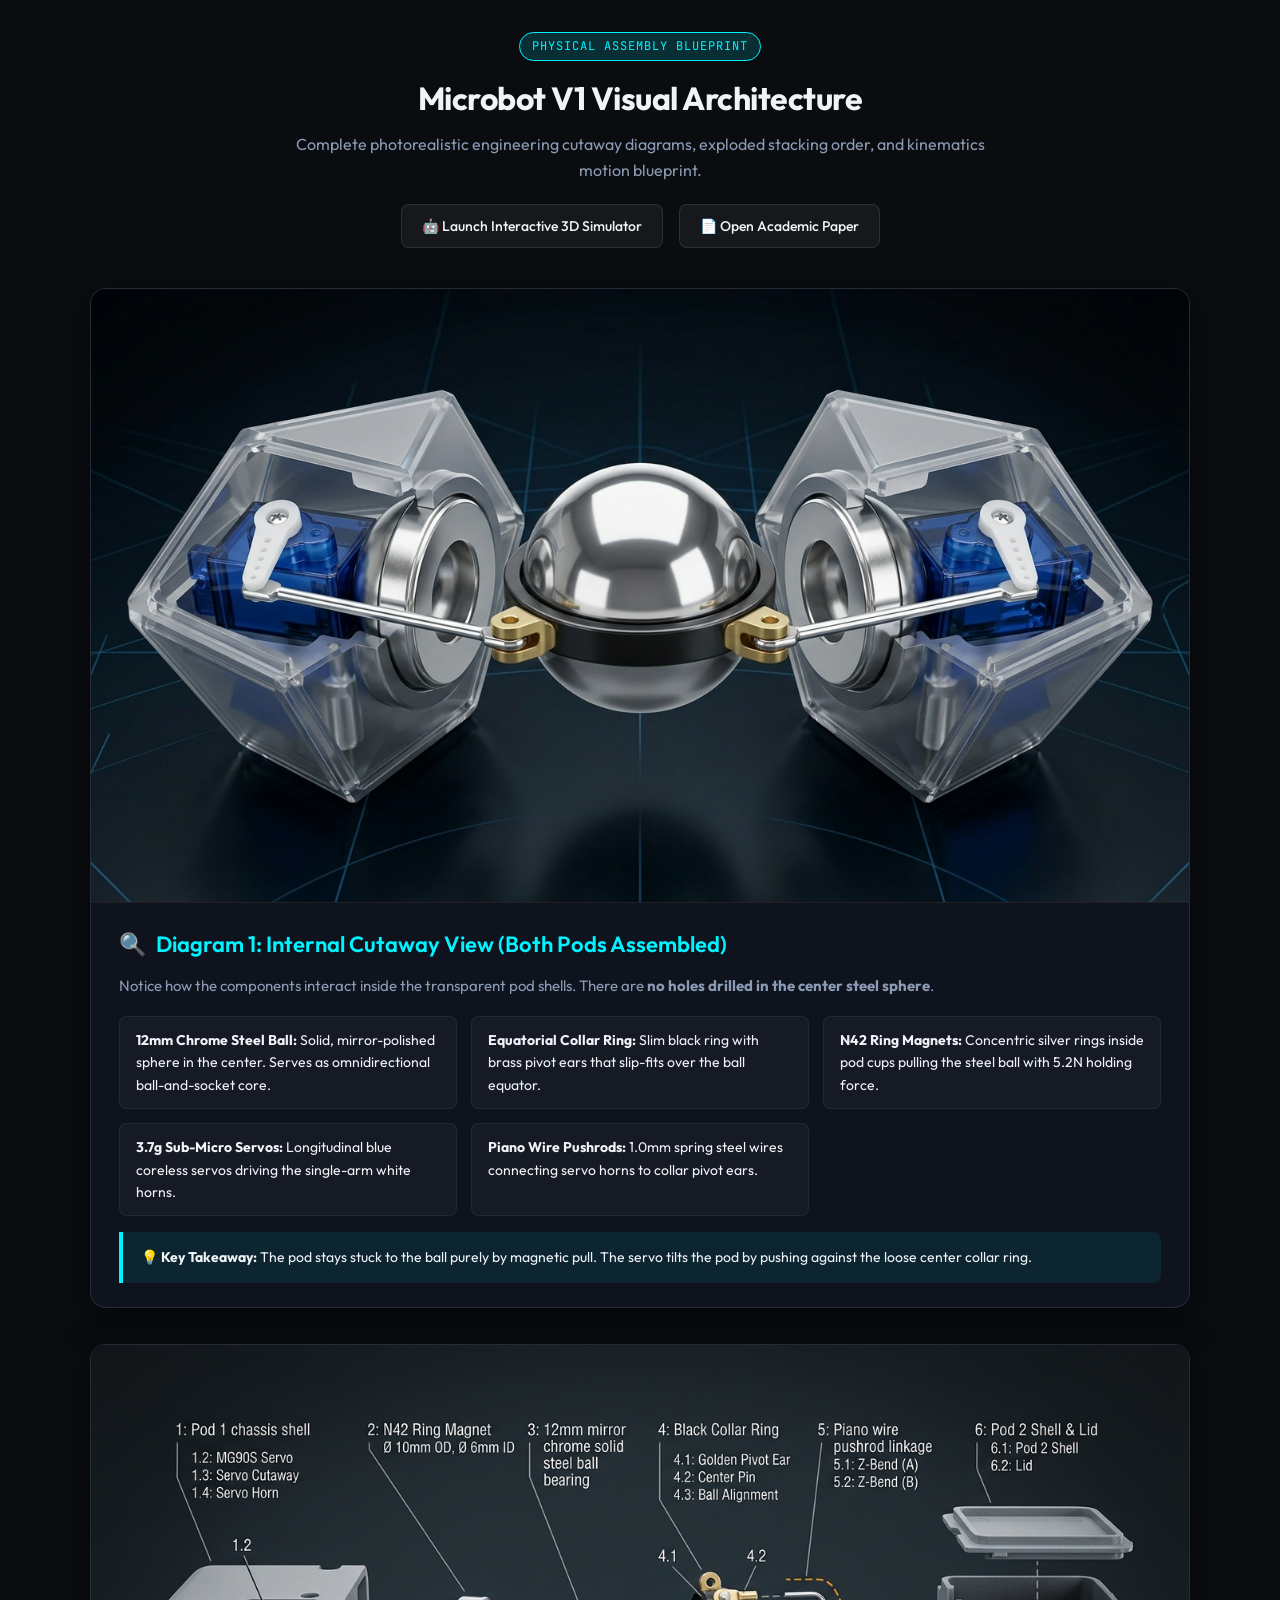
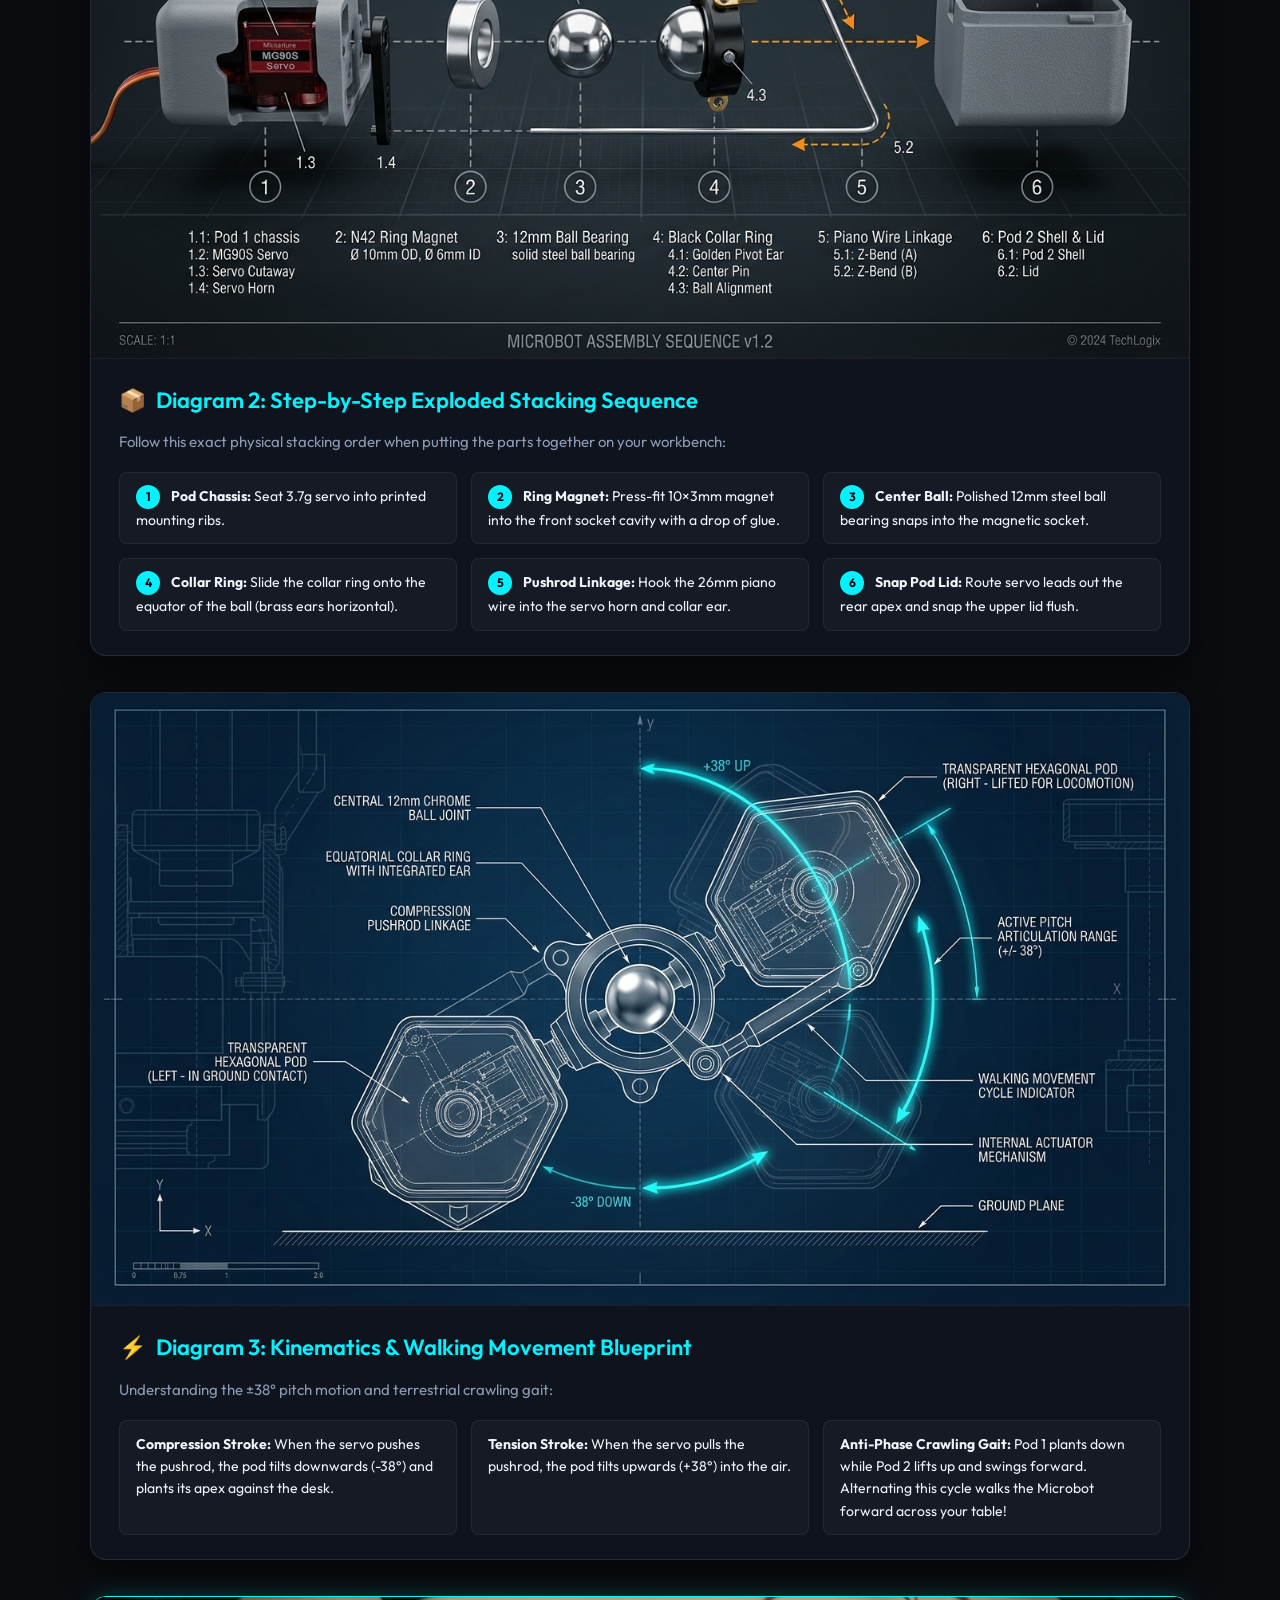
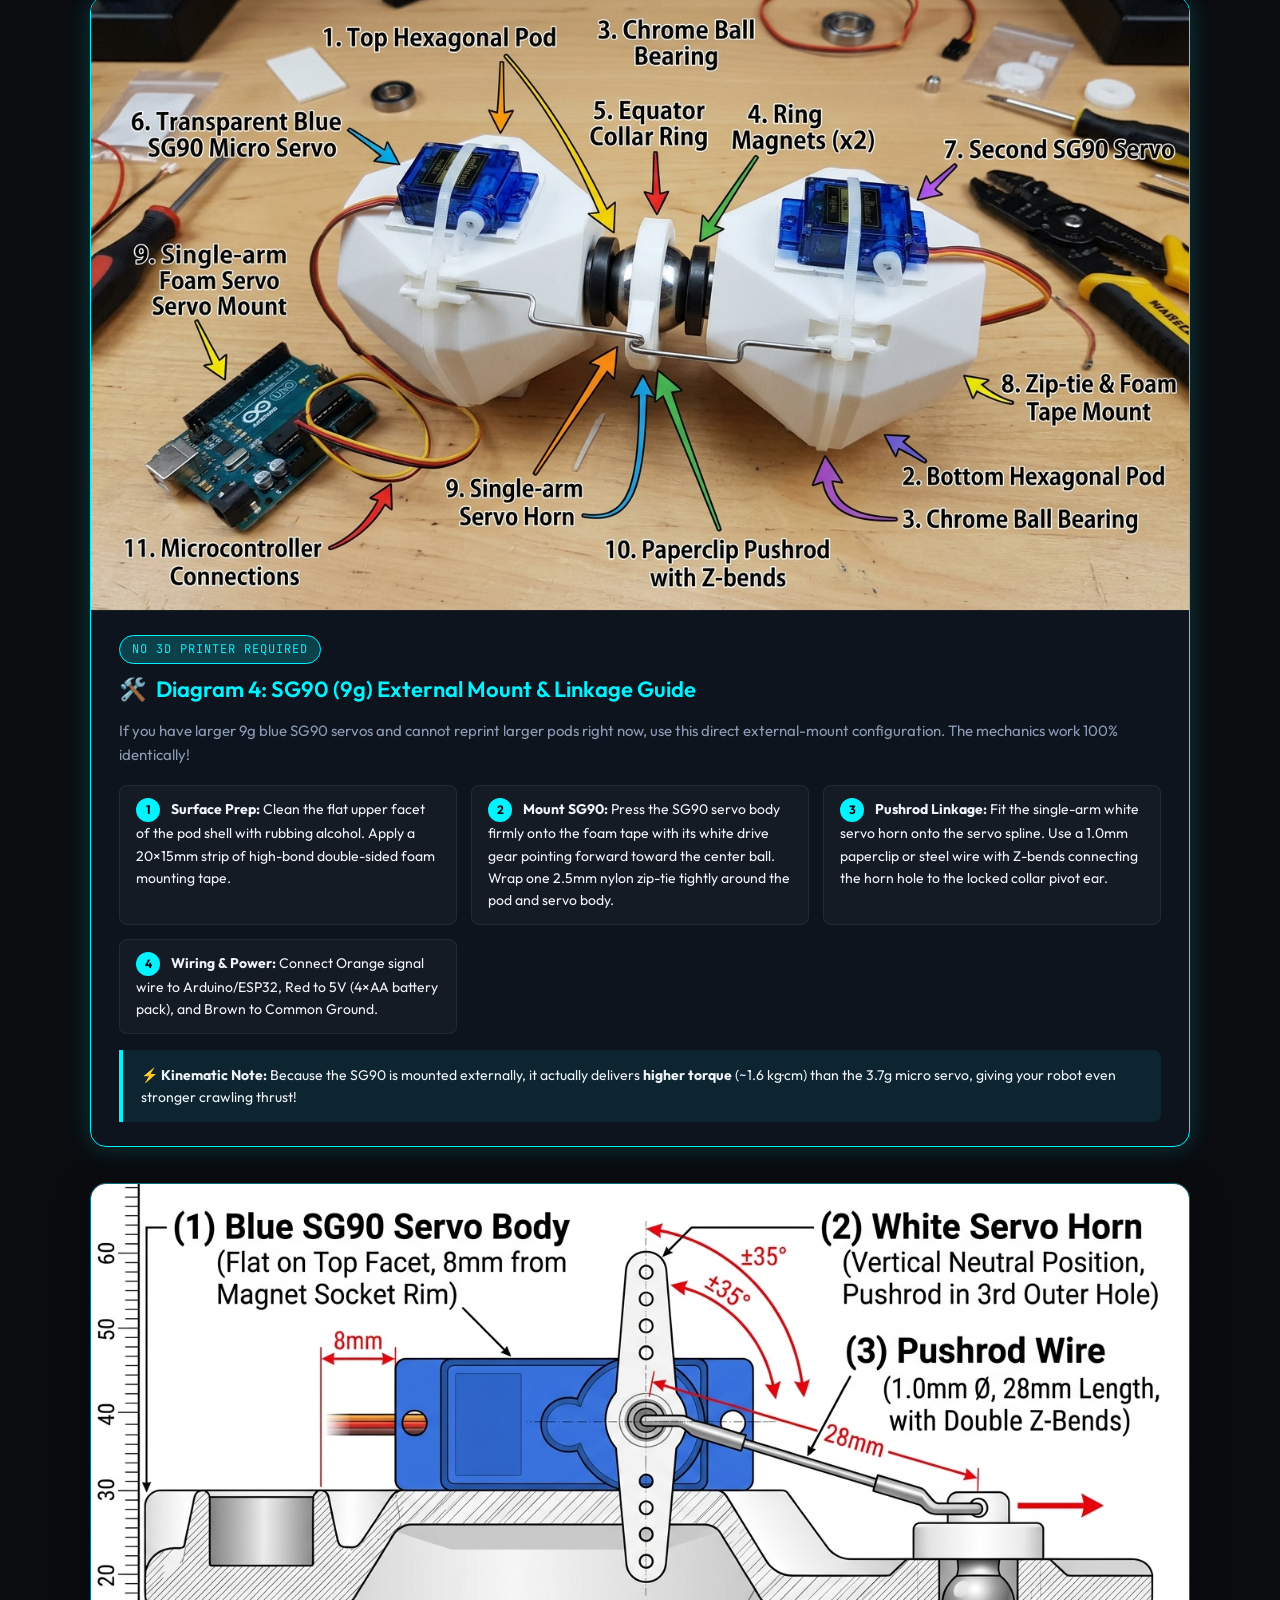
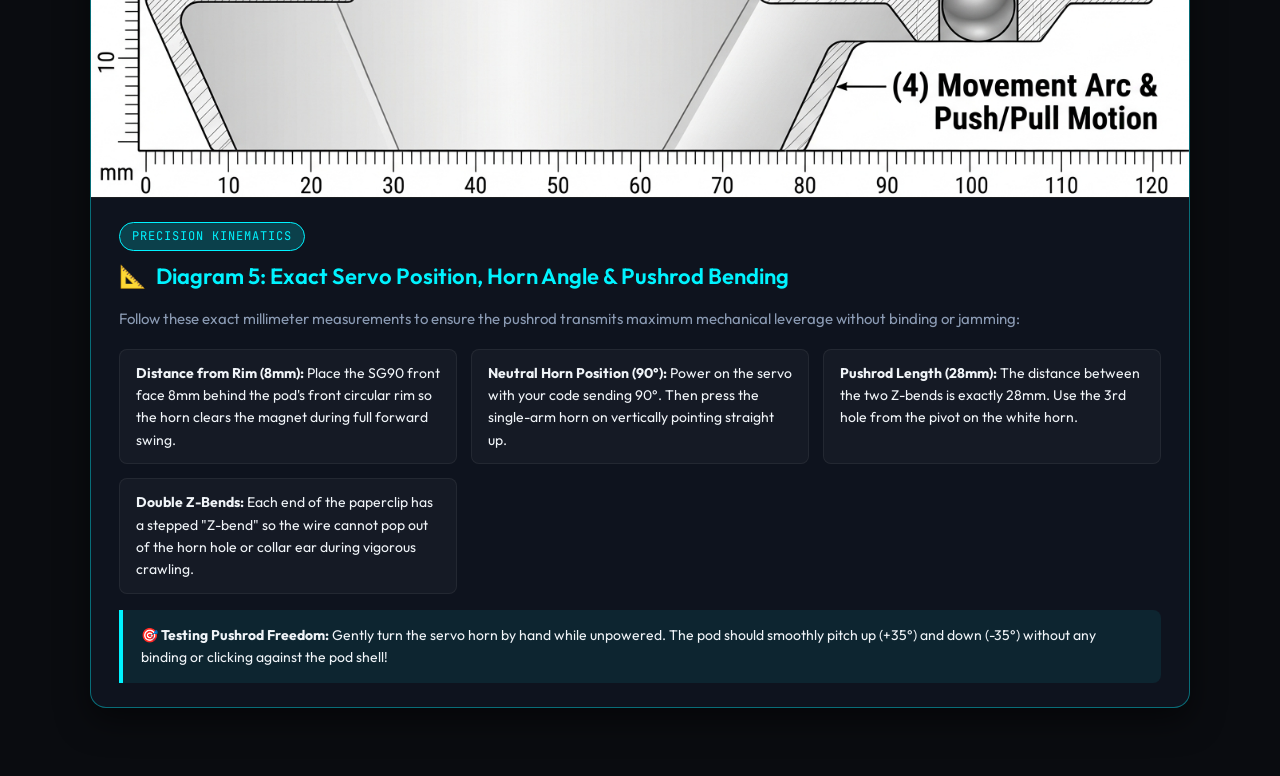
<file: visual_guide.html>
<!DOCTYPE html>
<html lang="en">
<head>
  <meta charset="UTF-8">
  <meta name="viewport" content="width=device-width, initial-scale=1.0">
  <title>Microbot V1 — Visual Mechanical Assembly Guide</title>
  <link rel="preconnect" href="https://fonts.googleapis.com">
  <link rel="preconnect" href="https://fonts.gstatic.com" crossorigin>
  <link href="https://fonts.googleapis.com/css2?family=JetBrains+Mono:wght@400;600&family=Outfit:wght@300;400;500;600;700&display=swap" rel="stylesheet">
  <style>
    :root {
      --bg: #0a0c10;
      --card-bg: rgba(16, 22, 34, 0.85);
      --border: rgba(255, 255, 255, 0.1);
      --accent: #00f3ff;
      --accent-glow: rgba(0, 243, 255, 0.25);
      --text: #f0f4f8;
      --muted: #8b9bb4;
    }
    * { box-sizing: border-box; margin: 0; padding: 0; }
    body {
      background: var(--bg);
      color: var(--text);
      font-family: 'Outfit', -apple-system, sans-serif;
      padding: 32px 20px;
      line-height: 1.6;
    }
    .container {
      max-width: 1100px;
      margin: 0 auto;
    }
    header {
      text-align: center;
      margin-bottom: 40px;
    }
    .badge {
      display: inline-block;
      padding: 4px 12px;
      background: rgba(0, 243, 255, 0.15);
      border: 1px solid var(--accent);
      color: var(--accent);
      border-radius: 20px;
      font-size: 12px;
      font-family: 'JetBrains Mono', monospace;
      letter-spacing: 1px;
      margin-bottom: 12px;
    }
    h1 {
      font-size: 32px;
      font-weight: 700;
      letter-spacing: -0.5px;
      margin-bottom: 8px;
    }
    .subtitle {
      color: var(--muted);
      font-size: 16px;
      max-width: 700px;
      margin: 0 auto 20px;
    }
    .nav-links {
      display: flex;
      justify-content: center;
      gap: 16px;
    }
    .btn {
      display: inline-flex;
      align-items: center;
      gap: 8px;
      padding: 10px 20px;
      background: rgba(255, 255, 255, 0.05);
      border: 1px solid var(--border);
      border-radius: 8px;
      color: var(--text);
      text-decoration: none;
      font-size: 14px;
      font-weight: 500;
      transition: all 0.2s ease;
    }
    .btn:hover {
      background: var(--accent);
      color: #0a0c10;
      border-color: var(--accent);
      box-shadow: 0 0 16px var(--accent-glow);
    }
    .card {
      background: var(--card-bg);
      border: 1px solid var(--border);
      border-radius: 16px;
      overflow: hidden;
      margin-bottom: 36px;
      box-shadow: 0 12px 32px rgba(0,0,0,0.5);
    }
    .card-img-container {
      position: relative;
      width: 100%;
      background: #05070a;
      border-bottom: 1px solid var(--border);
    }
    .card-img-container img {
      width: 100%;
      height: auto;
      display: block;
      transition: transform 0.3s ease;
    }
    .card-content {
      padding: 24px 28px;
    }
    .card-title {
      font-size: 22px;
      font-weight: 600;
      color: var(--accent);
      margin-bottom: 12px;
      display: flex;
      align-items: center;
      gap: 10px;
    }
    .card-desc {
      color: var(--muted);
      font-size: 15px;
      margin-bottom: 18px;
    }
    .steps-list {
      list-style: none;
      display: grid;
      grid-template-columns: repeat(auto-fit, minmax(280px, 1fr));
      gap: 14px;
    }
    .step-item {
      background: rgba(255, 255, 255, 0.03);
      border: 1px solid rgba(255, 255, 255, 0.06);
      border-radius: 8px;
      padding: 12px 16px;
      font-size: 14px;
    }
    .step-num {
      display: inline-block;
      width: 24px;
      height: 24px;
      background: var(--accent);
      color: #0a0c10;
      border-radius: 50%;
      text-align: center;
      line-height: 24px;
      font-weight: 700;
      font-size: 12px;
      margin-right: 8px;
    }
    .highlight-box {
      background: rgba(0, 243, 255, 0.08);
      border-left: 4px solid var(--accent);
      padding: 14px 18px;
      border-radius: 0 8px 8px 0;
      margin-top: 16px;
      font-size: 14px;
    }
  </style>
</head>
<body>
  <div class="container">
    <header>
      <span class="badge">PHYSICAL ASSEMBLY BLUEPRINT</span>
      <h1>Microbot V1 Visual Architecture</h1>
      <p class="subtitle">Complete photorealistic engineering cutaway diagrams, exploded stacking order, and kinematics motion blueprint.</p>
      <div class="nav-links">
        <a href="index.html" class="btn">🤖 Launch Interactive 3D Simulator</a>
        <a href="paper.html" target="_blank" class="btn">📄 Open Academic Paper</a>
      </div>
    </header>

    <!-- Visual 1: Cutaway -->
    <div class="card">
      <div class="card-img-container">
        <img src="images/microbot_cutaway_assembly.jpg" alt="Microbot Internal Cutaway Assembly">
      </div>
      <div class="card-content">
        <h2 class="card-title"><span>🔍</span> Diagram 1: Internal Cutaway View (Both Pods Assembled)</h2>
        <p class="card-desc">Notice how the components interact inside the transparent pod shells. There are <strong>no holes drilled in the center steel sphere</strong>.</p>
        
        <ul class="steps-list">
          <li class="step-item"><strong>12mm Chrome Steel Ball:</strong> Solid, mirror-polished sphere in the center. Serves as omnidirectional ball-and-socket core.</li>
          <li class="step-item"><strong>Equatorial Collar Ring:</strong> Slim black ring with brass pivot ears that slip-fits over the ball equator.</li>
          <li class="step-item"><strong>N42 Ring Magnets:</strong> Concentric silver rings inside pod cups pulling the steel ball with 5.2N holding force.</li>
          <li class="step-item"><strong>3.7g Sub-Micro Servos:</strong> Longitudinal blue coreless servos driving the single-arm white horns.</li>
          <li class="step-item"><strong>Piano Wire Pushrods:</strong> 1.0mm spring steel wires connecting servo horns to collar pivot ears.</li>
        </ul>

        <div class="highlight-box">
          💡 <strong>Key Takeaway:</strong> The pod stays stuck to the ball purely by magnetic pull. The servo tilts the pod by pushing against the loose center collar ring.
        </div>
      </div>
    </div>

    <!-- Visual 2: Exploded Assembly -->
    <div class="card">
      <div class="card-img-container">
        <img src="images/microbot_exploded_step_guide.jpg" alt="Microbot Exploded Step-by-Step Alignment">
      </div>
      <div class="card-content">
        <h2 class="card-title"><span>📦</span> Diagram 2: Step-by-Step Exploded Stacking Sequence</h2>
        <p class="card-desc">Follow this exact physical stacking order when putting the parts together on your workbench:</p>
        
        <ul class="steps-list">
          <li class="step-item"><span class="step-num">1</span> <strong>Pod Chassis:</strong> Seat 3.7g servo into printed mounting ribs.</li>
          <li class="step-item"><span class="step-num">2</span> <strong>Ring Magnet:</strong> Press-fit 10×3mm magnet into the front socket cavity with a drop of glue.</li>
          <li class="step-item"><span class="step-num">3</span> <strong>Center Ball:</strong> Polished 12mm steel ball bearing snaps into the magnetic socket.</li>
          <li class="step-item"><span class="step-num">4</span> <strong>Collar Ring:</strong> Slide the collar ring onto the equator of the ball (brass ears horizontal).</li>
          <li class="step-item"><span class="step-num">5</span> <strong>Pushrod Linkage:</strong> Hook the 26mm piano wire into the servo horn and collar ear.</li>
          <li class="step-item"><span class="step-num">6</span> <strong>Snap Pod Lid:</strong> Route servo leads out the rear apex and snap the upper lid flush.</li>
        </ul>
      </div>
    </div>

    <!-- Visual 3: Articulation Motion -->
    <div class="card">
      <div class="card-img-container">
        <img src="images/microbot_articulation_motion.jpg" alt="Microbot Kinematic Articulation & Locomotion Blueprint">
      </div>
      <div class="card-content">
        <h2 class="card-title"><span>⚡</span> Diagram 3: Kinematics & Walking Movement Blueprint</h2>
        <p class="card-desc">Understanding the &plusmn;38&deg; pitch motion and terrestrial crawling gait:</p>
        
        <ul class="steps-list">
          <li class="step-item"><strong>Compression Stroke:</strong> When the servo pushes the pushrod, the pod tilts downwards (-38&deg;) and plants its apex against the desk.</li>
          <li class="step-item"><strong>Tension Stroke:</strong> When the servo pulls the pushrod, the pod tilts upwards (+38&deg;) into the air.</li>
          <li class="step-item"><strong>Anti-Phase Crawling Gait:</strong> Pod 1 plants down while Pod 2 lifts up and swings forward. Alternating this cycle walks the Microbot forward across your table!</li>
        </ul>
      </div>
    </div>

    <!-- Visual 4: SG90 External Mount Hack -->
    <div class="card" id="sg90-guide" style="border: 1px solid #00f3ff; box-shadow: 0 0 24px rgba(0, 243, 255, 0.2);">
      <div class="card-img-container">
        <img src="images/microbot_reality_assembly_guide.jpg" alt="SG90 9g Servo External Mounting Reality Tutorial Diagram">
      </div>
      <div class="card-content">
        <div class="badge" style="background: rgba(0, 243, 255, 0.2); margin-bottom: 8px;">NO 3D PRINTER REQUIRED</div>
        <h2 class="card-title"><span>🛠️</span> Diagram 4: SG90 (9g) External Mount & Linkage Guide</h2>
        <p class="card-desc">If you have larger 9g blue SG90 servos and cannot reprint larger pods right now, use this direct external-mount configuration. The mechanics work 100% identically!</p>
        
        <ul class="steps-list">
          <li class="step-item"><span class="step-num">1</span> <strong>Surface Prep:</strong> Clean the flat upper facet of the pod shell with rubbing alcohol. Apply a 20×15mm strip of high-bond double-sided foam mounting tape.</li>
          <li class="step-item"><span class="step-num">2</span> <strong>Mount SG90:</strong> Press the SG90 servo body firmly onto the foam tape with its white drive gear pointing forward toward the center ball. Wrap one 2.5mm nylon zip-tie tightly around the pod and servo body.</li>
          <li class="step-item"><span class="step-num">3</span> <strong>Pushrod Linkage:</strong> Fit the single-arm white servo horn onto the servo spline. Use a 1.0mm paperclip or steel wire with Z-bends connecting the horn hole to the locked collar pivot ear.</li>
          <li class="step-item"><span class="step-num">4</span> <strong>Wiring & Power:</strong> Connect Orange signal wire to Arduino/ESP32, Red to 5V (4×AA battery pack), and Brown to Common Ground.</li>
        </ul>

        <div class="highlight-box">
          ⚡ <strong>Kinematic Note:</strong> Because the SG90 is mounted externally, it actually delivers <strong>higher torque</strong> (~1.6 kg·cm) than the 3.7g micro servo, giving your robot even stronger crawling thrust!
        </div>
      </div>
    </div>

    <!-- Visual 5: Pushrod & Servo Macro Alignment -->
    <div class="card" id="pushrod-macro-guide" style="border: 1px solid rgba(0, 243, 255, 0.4);">
      <div class="card-img-container">
        <img src="images/sg90_servo_pushrod_macro_guide.jpg" alt="SG90 Servo and Pushrod Macro Placement Blueprint">
      </div>
      <div class="card-content">
        <div class="badge" style="background: rgba(0, 243, 255, 0.2); margin-bottom: 8px;">PRECISION KINEMATICS</div>
        <h2 class="card-title"><span>📐</span> Diagram 5: Exact Servo Position, Horn Angle & Pushrod Bending</h2>
        <p class="card-desc">Follow these exact millimeter measurements to ensure the pushrod transmits maximum mechanical leverage without binding or jamming:</p>
        
        <ul class="steps-list">
          <li class="step-item"><strong>Distance from Rim (8mm):</strong> Place the SG90 front face 8mm behind the pod's front circular rim so the horn clears the magnet during full forward swing.</li>
          <li class="step-item"><strong>Neutral Horn Position (90°):</strong> Power on the servo with your code sending 90°. Then press the single-arm horn on vertically pointing straight up.</li>
          <li class="step-item"><strong>Pushrod Length (28mm):</strong> The distance between the two Z-bends is exactly 28mm. Use the 3rd hole from the pivot on the white horn.</li>
          <li class="step-item"><strong>Double Z-Bends:</strong> Each end of the paperclip has a stepped "Z-bend" so the wire cannot pop out of the horn hole or collar ear during vigorous crawling.</li>
        </ul>

        <div class="highlight-box">
          🎯 <strong>Testing Pushrod Freedom:</strong> Gently turn the servo horn by hand while unpowered. The pod should smoothly pitch up (+35°) and down (-35°) without any binding or clicking against the pod shell!
        </div>
      </div>
    </div>

  </div>
</body>
</html>
</file>
